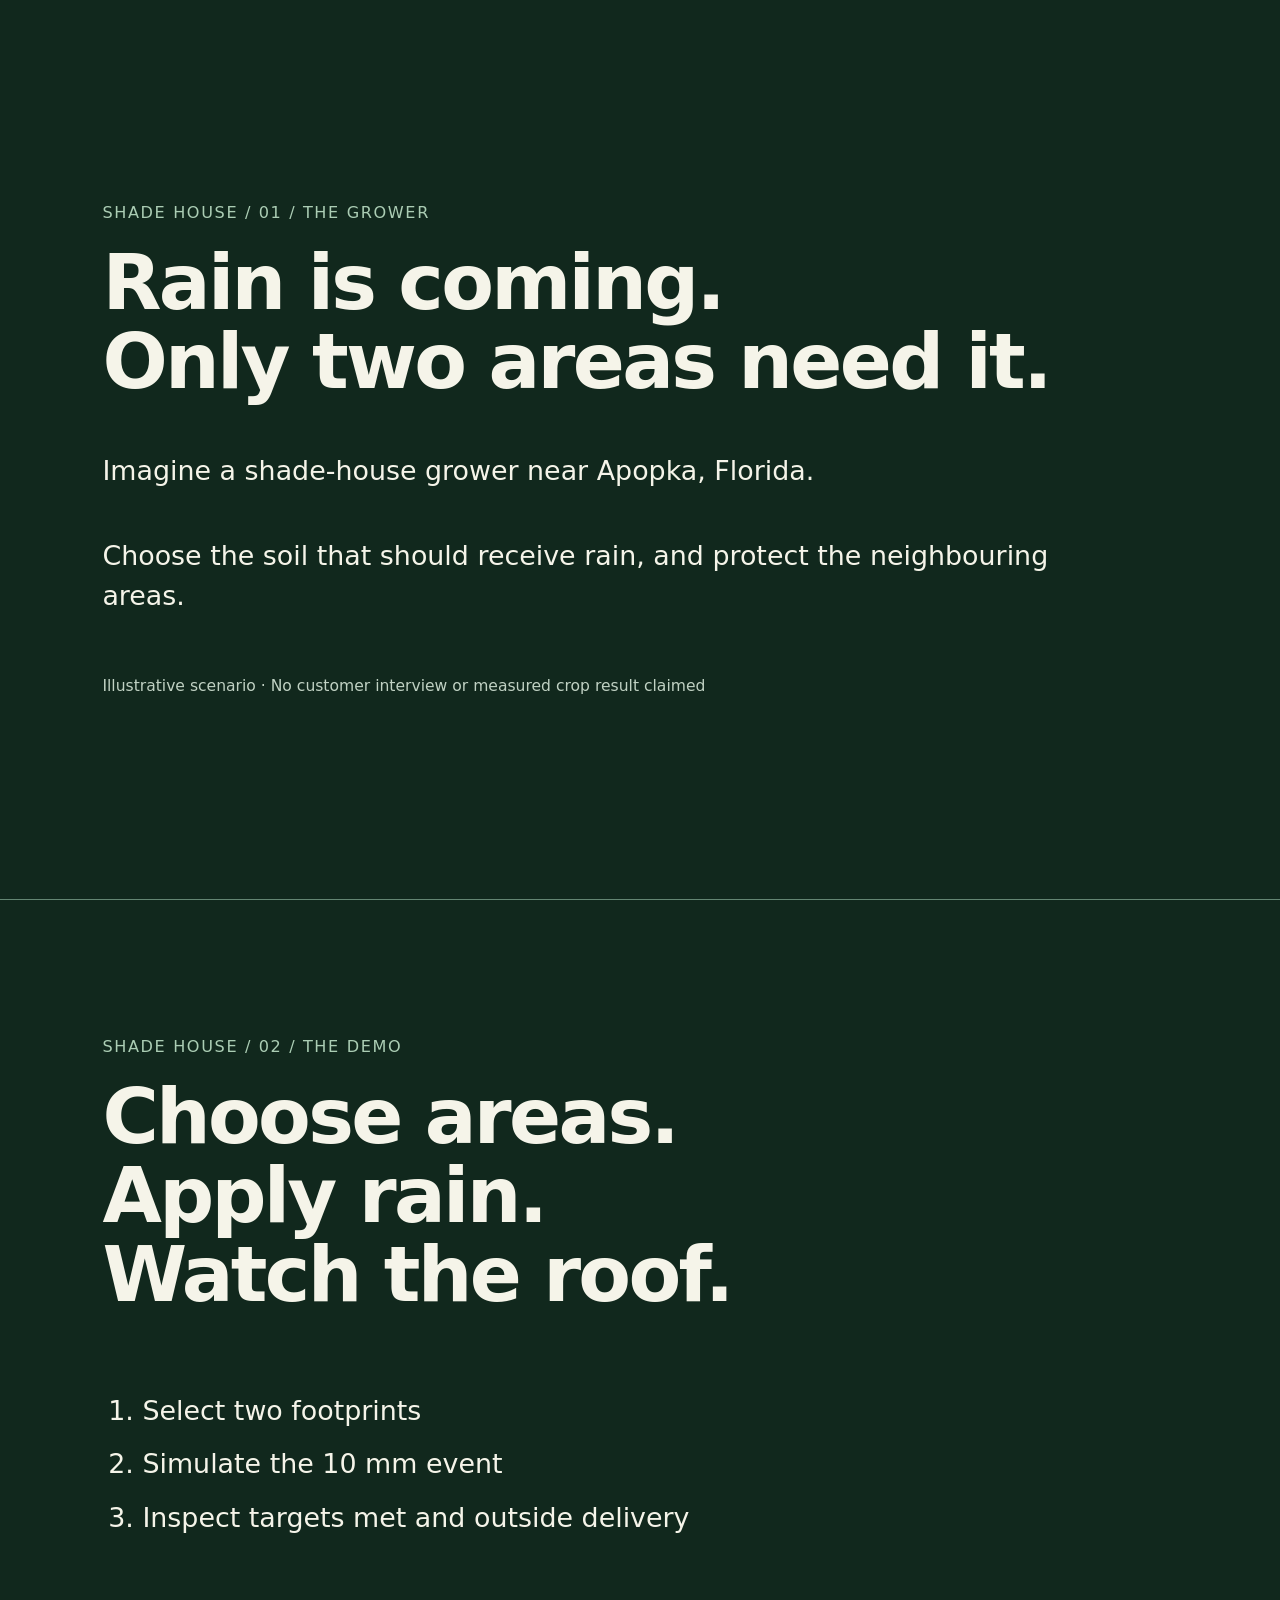
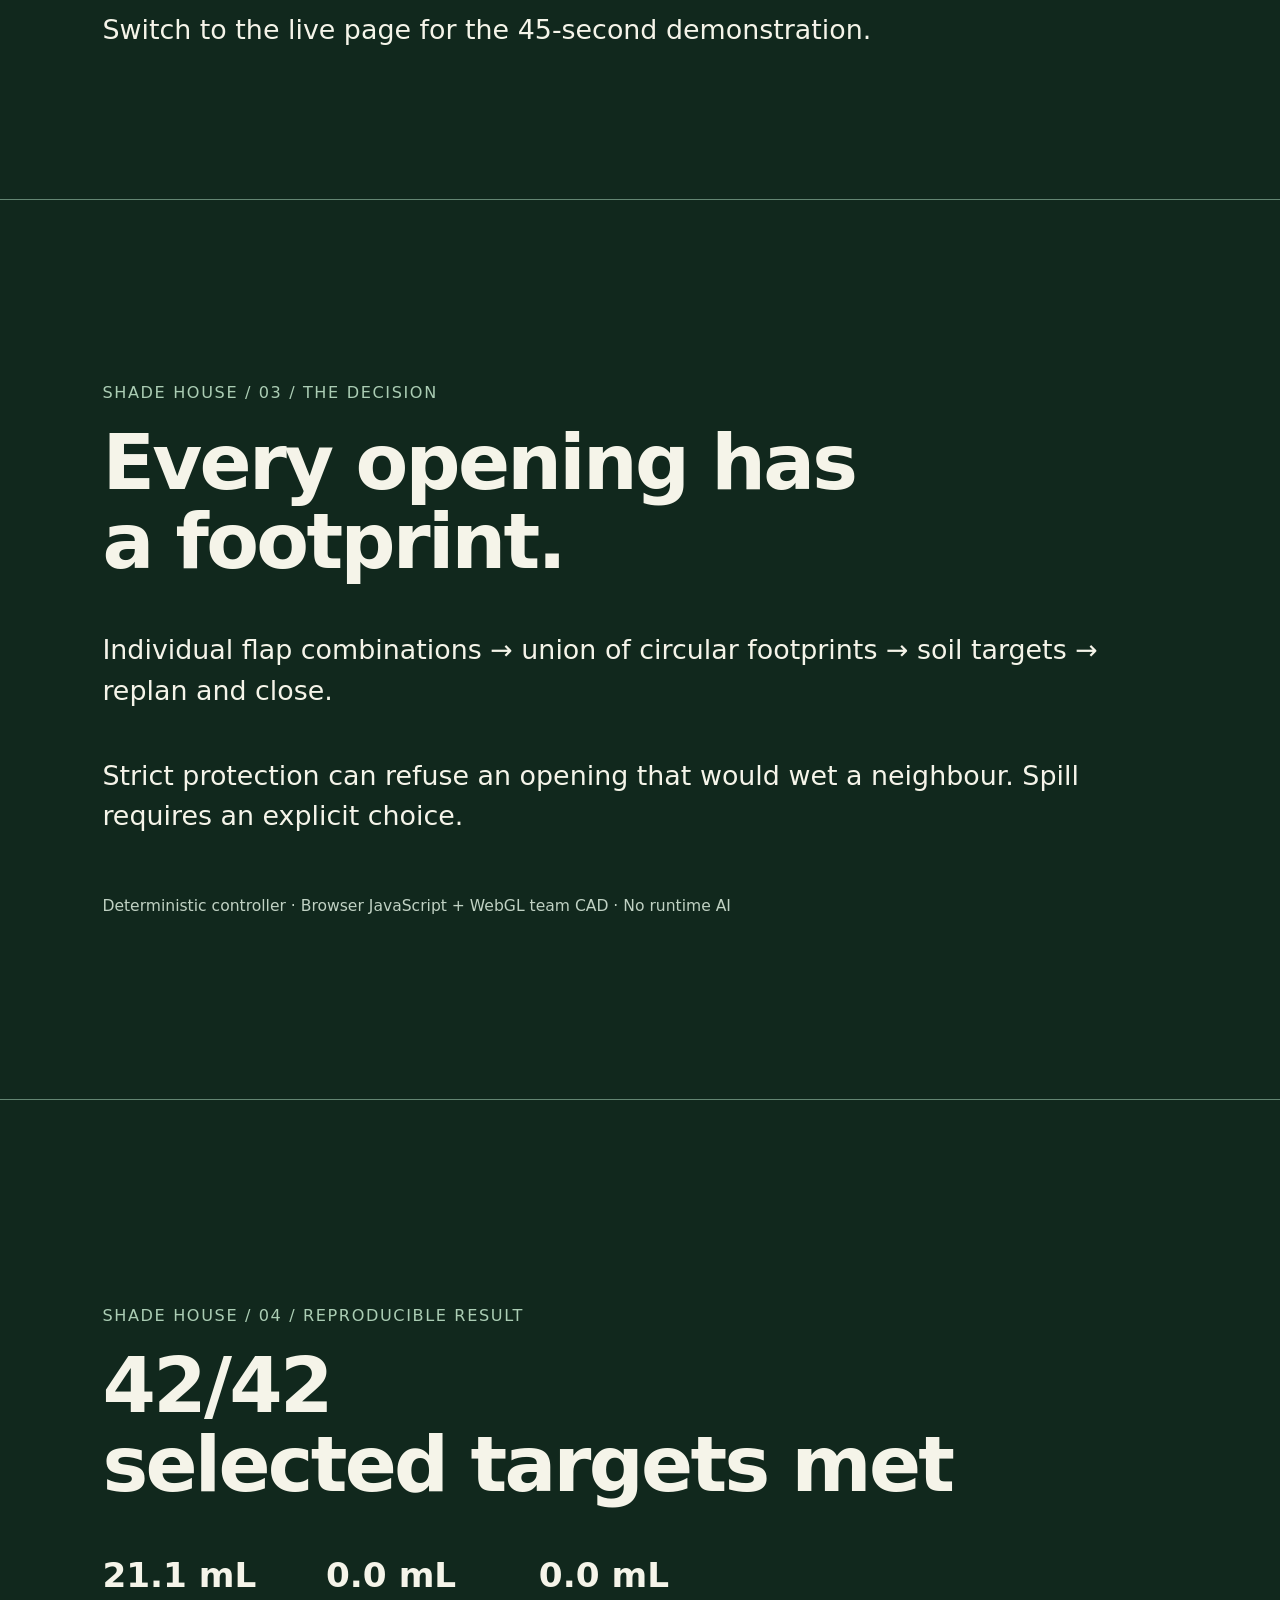
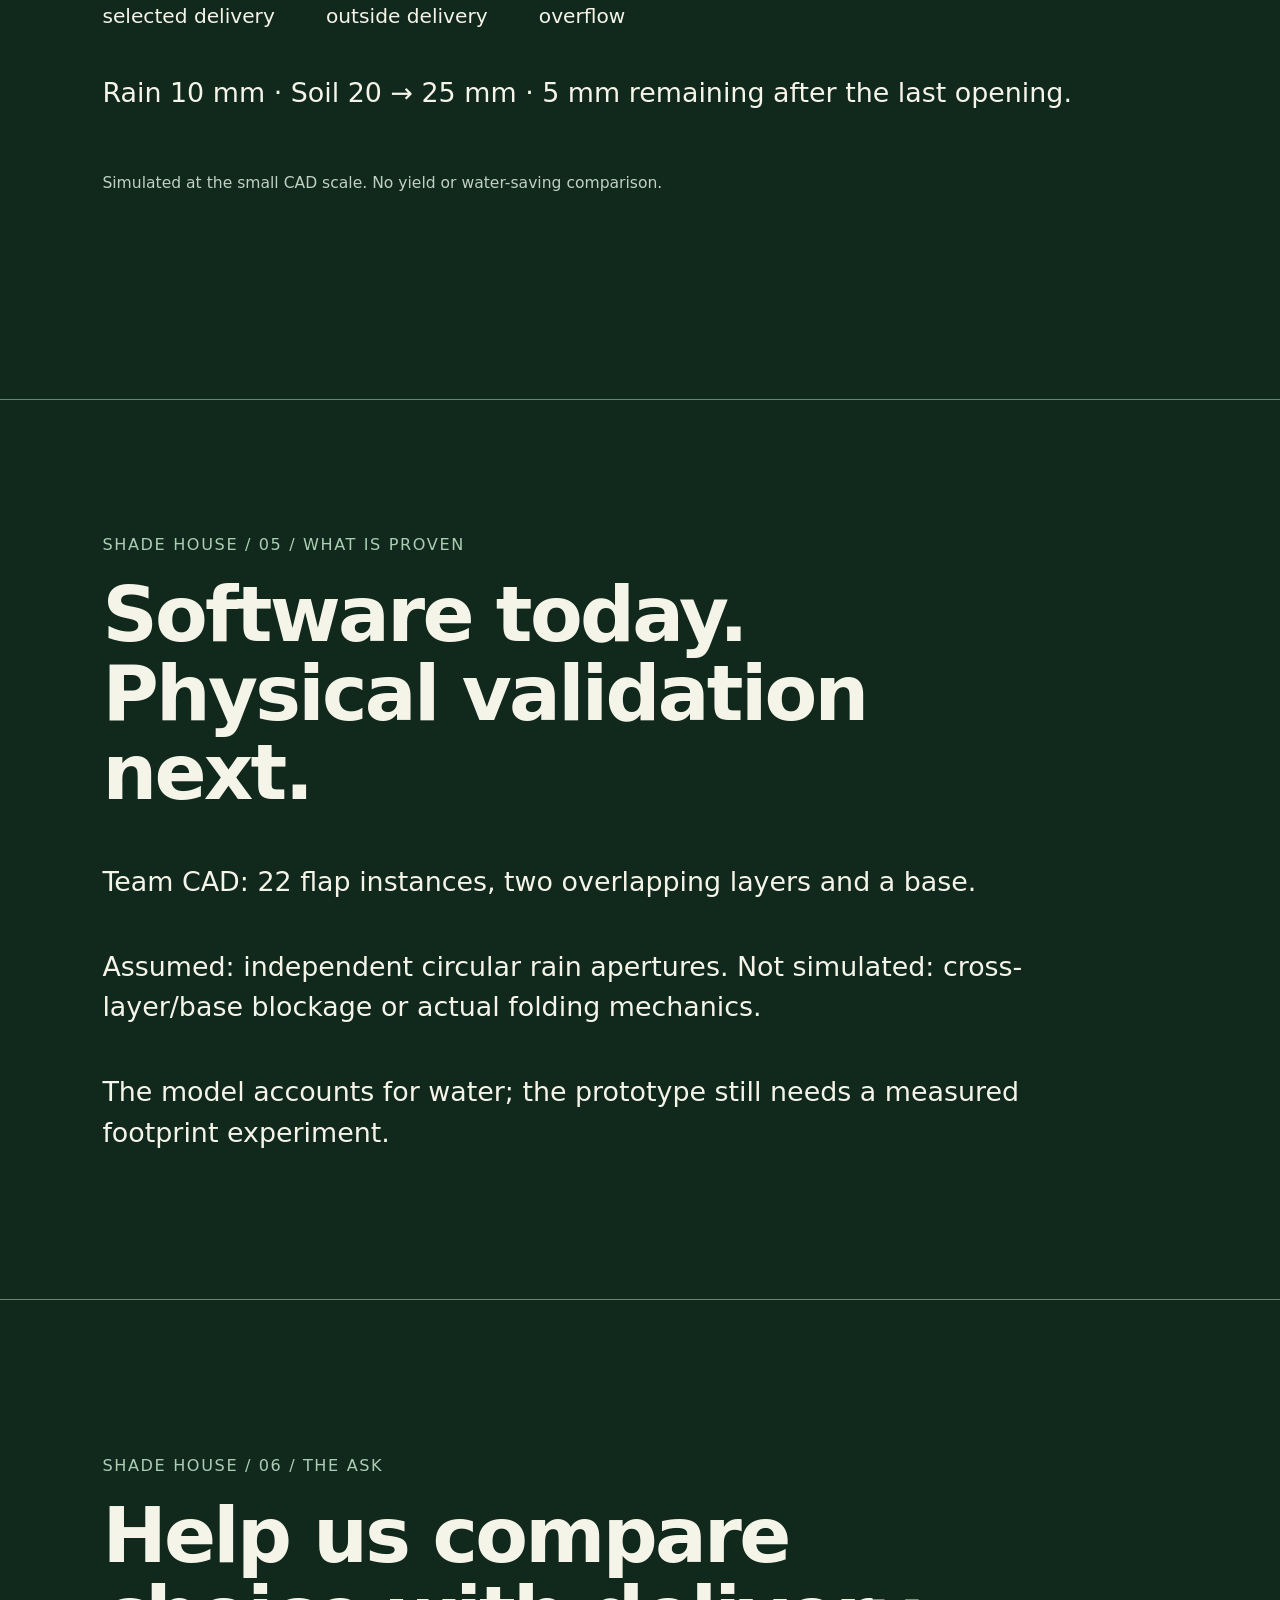
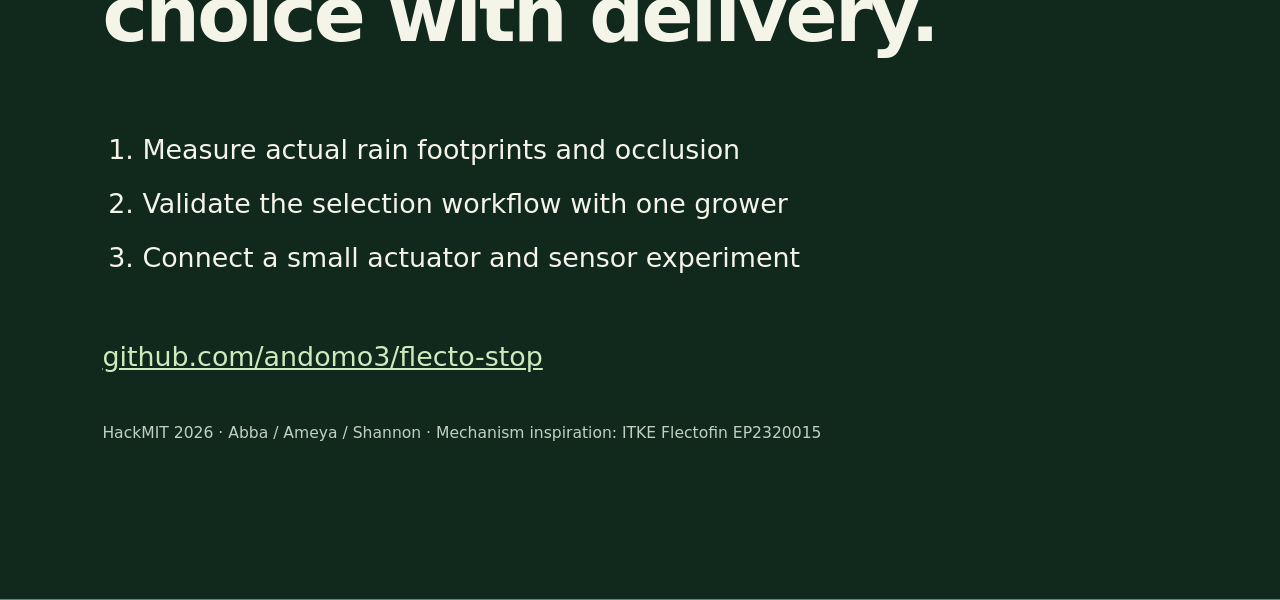
<file: pitch/presentation.html>
<!doctype html>
<html lang="en"><head><meta charset="utf-8"><meta name="viewport" content="width=device-width, initial-scale=1">
<title>Shade house — farmer-selected watering</title>
<style>
*{box-sizing:border-box}body{margin:0;background:#11281d;color:#f5f4e9;font:clamp(18px,2.1vw,28px)/1.5 system-ui,sans-serif}
section{min-height:100vh;padding:7vh 8vw;border-bottom:1px solid #648673;display:flex;flex-direction:column;justify-content:center;gap:2vh}
.kicker{color:#abcdb4;text-transform:uppercase;letter-spacing:.1em;font-size:.6em}
h1{font-size:clamp(38px,6vw,90px);line-height:1.03;letter-spacing:-.035em;margin:0 0 2vh;max-width:18ch}
p{max-width:60ch;margin:.5em 0}small{display:block;color:#c0d1c3;font-size:.58em;margin-top:3vh}
a{color:#cbecbe}.metrics{display:flex;flex-wrap:wrap;gap:4vw}.metrics p{font-size:.75em}.metrics strong{display:block;font-size:1.7em}
li{margin:.5em 0}@media print{@page{size:landscape;margin:0}section{height:100vh;break-after:page}body{print-color-adjust:exact;-webkit-print-color-adjust:exact}}
</style></head><body>
<section aria-label="01 / The grower"><div class="kicker">Shade house / 01 / The grower</div><h1>Rain is coming.<br>Only two areas need it.</h1><p>Imagine a shade-house grower near Apopka, Florida.</p><p>Choose the soil that should receive rain, and protect the neighbouring areas.</p><small>Illustrative scenario · No customer interview or measured crop result claimed</small></section>
<section aria-label="02 / The demo"><div class="kicker">Shade house / 02 / The demo</div><h1>Choose areas.<br>Apply rain.<br>Watch the roof.</h1><ol><li>Select two footprints</li><li>Simulate the 10 mm event</li><li>Inspect targets met and outside delivery</li></ol><p>Switch to the live page for the 45-second demonstration.</p></section>
<section aria-label="03 / The decision"><div class="kicker">Shade house / 03 / The decision</div><h1>Every opening has<br>a footprint.</h1><p>Individual flap combinations → union of circular footprints → soil targets → replan and close.</p><p>Strict protection can refuse an opening that would wet a neighbour. Spill requires an explicit choice.</p><small>Deterministic controller · Browser JavaScript + WebGL team CAD · No runtime AI</small></section>
<section aria-label="04 / Reproducible result"><div class="kicker">Shade house / 04 / Reproducible result</div><h1>42/42<br>selected targets met</h1><div class="metrics"><p><strong>21.1 mL</strong> selected delivery</p><p><strong>0.0 mL</strong> outside delivery</p><p><strong>0.0 mL</strong> overflow</p></div><p>Rain 10 mm · Soil 20 → 25 mm · 5 mm remaining after the last opening.</p><small>Simulated at the small CAD scale. No yield or water-saving comparison.</small></section>
<section aria-label="05 / What is proven"><div class="kicker">Shade house / 05 / What is proven</div><h1>Software today.<br>Physical validation next.</h1><p>Team CAD: 22 flap instances, two overlapping layers and a base.</p><p>Assumed: independent circular rain apertures. Not simulated: cross-layer/base blockage or actual folding mechanics.</p><p>The model accounts for water; the prototype still needs a measured footprint experiment.</p></section>
<section aria-label="06 / The ask"><div class="kicker">Shade house / 06 / The ask</div><h1>Help us compare<br>choice with delivery.</h1><ol><li>Measure actual rain footprints and occlusion</li><li>Validate the selection workflow with one grower</li><li>Connect a small actuator and sensor experiment</li></ol><a href="https://github.com/andomo3/flecto-stop">github.com/andomo3/flecto-stop</a><small>HackMIT 2026 · Abba / Ameya / Shannon · Mechanism inspiration: ITKE Flectofin EP2320015</small></section>
</body></html>
</file>
